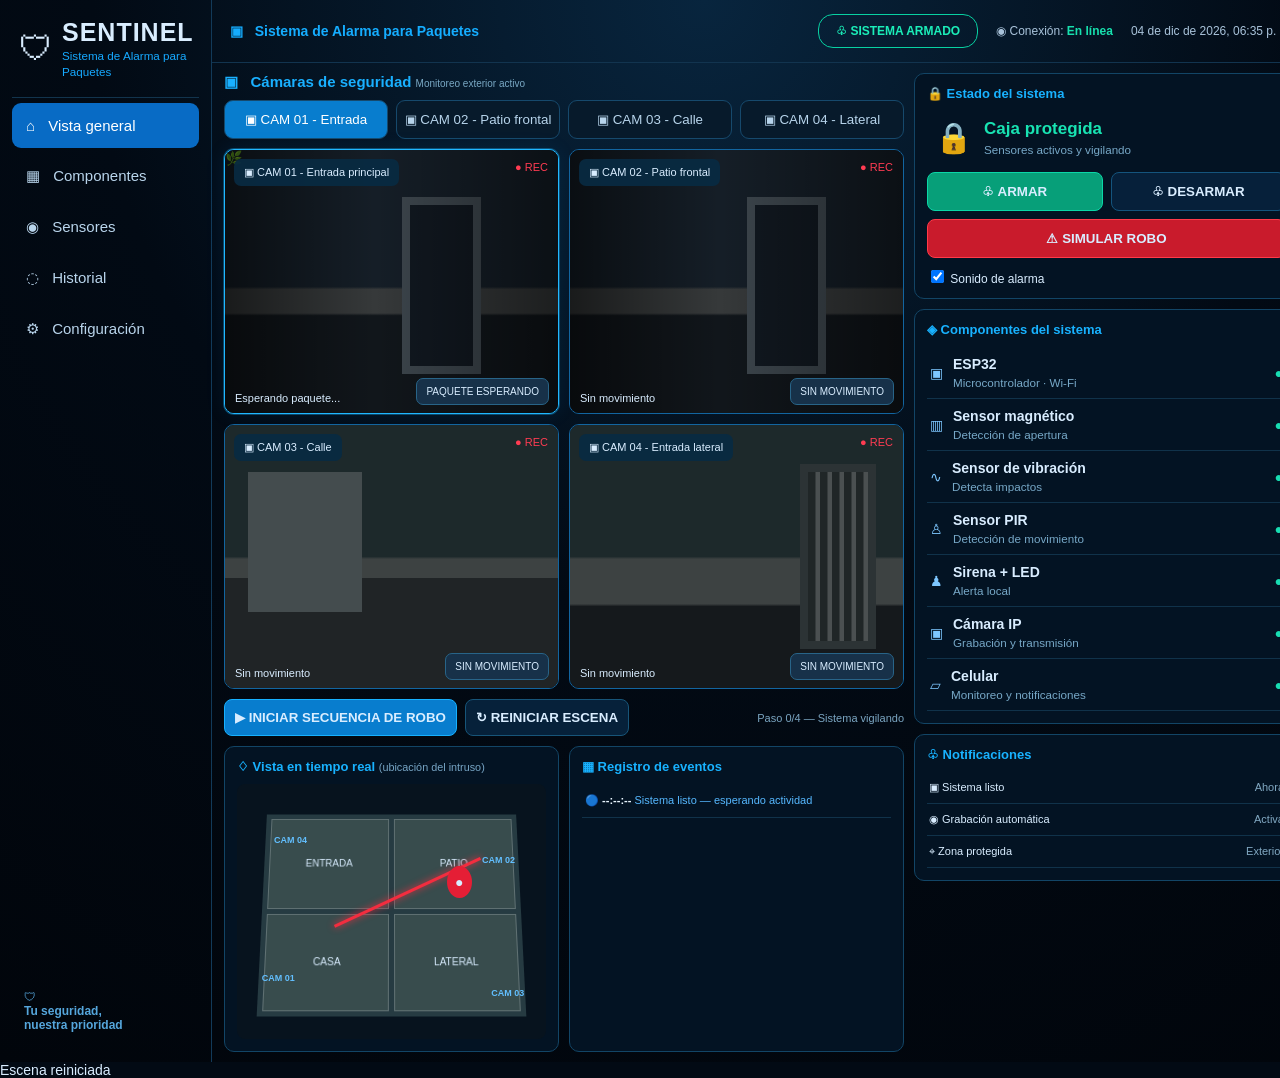
<file: index.html>
<!DOCTYPE html>
<html lang="es">
<head>
<meta charset="UTF-8">
<meta name="viewport" content="width=device-width,initial-scale=1">
<title>SENTINEL | Sistema de Alarma para Paquetes</title>
<link rel="stylesheet" href="styles.css">
</head>
<body>
<div class="app">
<aside class="sidebar">
  <div class="brand"><div class="shield">🛡</div><div><h1>SENTINEL</h1><small>Sistema de Alarma para Paquetes</small></div></div>
  <nav>
    <button class="nav active">⌂ <span>Vista general</span></button>
    <button class="nav">▦ <span>Componentes</span></button>
    <button class="nav">◉ <span>Sensores</span></button>
    <button class="nav">◌ <span>Historial</span></button>
    <button class="nav">⚙ <span>Configuración</span></button>
  </nav>
  <div class="side-note">🛡<br><b>Tu seguridad,<br>nuestra prioridad</b></div>
</aside>

<main>
<header class="topbar">
  <b>▣ &nbsp; Sistema de Alarma para Paquetes</b>
  <div class="top-info">
    <span id="armedBadge" class="armed">♧ SISTEMA ARMADO</span>
    <span>◉ Conexión: <strong>En línea</strong></span>
    <span id="clock"></span>
  </div>
</header>

<section class="content">
<div class="center">
  <h2>▣ &nbsp; Cámaras de seguridad <small id="scenarioStatus">Monitoreo exterior activo</small></h2>

  <div class="tabs">
    <button class="tab active" data-cam="0">▣ CAM 01 - Entrada</button>
    <button class="tab" data-cam="1">▣ CAM 02 - Patio frontal</button>
    <button class="tab" data-cam="2">▣ CAM 03 - Calle</button>
    <button class="tab" data-cam="3">▣ CAM 04 - Lateral</button>
  </div>

  <div class="camera-grid">
    <article class="camera selected" data-camera="0">
      <span class="cam-name">▣ CAM 01 - Entrada principal</span><span class="rec">● REC</span>
      <div class="scene entrance">
        <div class="door"></div><div class="package"></div><div class="delivery"></div><div class="plant">🌿</div>
      </div>
      <span class="time" data-time="0">Esperando paquete...</span><span class="tag" data-tag="0">PAQUETE DETECTADO</span>
    </article>

    <article class="camera" data-camera="1">
      <span class="cam-name">▣ CAM 02 - Patio frontal</span><span class="rec">● REC</span>
      <div class="scene entrance">
        <div class="door"></div><div class="package cam2package"></div><div class="person thief"></div>
      </div>
      <span class="time" data-time="1">Sin movimiento</span><span class="tag" data-tag="1">SIN MOVIMIENTO</span>
    </article>

    <article class="camera" data-camera="2">
      <span class="cam-name">▣ CAM 03 - Calle</span><span class="rec">● REC</span>
      <div class="scene street">
        <div class="road"></div><div class="house"></div><div class="person walking"></div>
      </div>
      <span class="time" data-time="2">Sin movimiento</span><span class="tag" data-tag="2">SIN MOVIMIENTO</span>
    </article>

    <article class="camera" data-camera="3">
      <span class="cam-name">▣ CAM 04 - Entrada lateral</span><span class="rec">● REC</span>
      <div class="scene street">
        <div class="gate"></div><div class="person walking lateral"></div>
      </div>
      <span class="time" data-time="3">Sin movimiento</span><span class="tag" data-tag="3">SIN MOVIMIENTO</span>
    </article>
  </div>

  <div class="scenario-controls">
    <button id="startScenario" class="start">▶ INICIAR SECUENCIA DE ROBO</button>
    <button id="resetScenario">↻ REINICIAR ESCENA</button>
    <span id="stepText">Paso 0/4 — Sistema vigilando</span>
  </div>

  <div class="bottom-grid">
    <section class="panel">
      <h3>♢ Vista en tiempo real <small>(ubicación del intruso)</small></h3>
      <div class="map">
        <div class="house-plan"><i>ENTRADA</i><i>PATIO</i><i>CASA</i><i>LATERAL</i></div>
        <div class="route"></div><div id="mapIntruder" class="intruder">●</div>
        <b class="mc m1">CAM 01</b><b class="mc m2">CAM 02</b><b class="mc m3">CAM 03</b><b class="mc m4">CAM 04</b>
      </div>
    </section>
    <section class="panel">
      <h3>▦ Registro de eventos</h3>
      <div id="events" class="events">
        <p class="blue">🔵 <b>--:--:--</b> Sistema listo — esperando actividad</p>
      </div>
    </section>
  </div>
</div>

<aside class="right">
<section class="panel">
  <h3>🔒 Estado del sistema</h3>
  <div class="protected"><span id="lockIcon">🔒</span><div><b id="systemText">Caja protegida</b><small id="sensorText">Sensores activos y vigilando</small></div></div>
  <div class="actions"><button id="arm" class="green">♧ ARMAR</button><button id="disarm">♧ DESARMAR</button></div>
  <button id="robbery" class="robbery">⚠ SIMULAR ROBO</button>
  <label><input id="sound" type="checkbox" checked> Sonido de alarma</label>
</section>

<section class="panel">
  <h3>◈ Componentes del sistema</h3>
  <ul class="components">
    <li>▣ <span><b>ESP32</b><small>Microcontrolador · Wi-Fi</small></span><em>●</em></li>
    <li>▥ <span><b>Sensor magnético</b><small>Detección de apertura</small></span><em>●</em></li>
    <li>∿ <span><b>Sensor de vibración</b><small>Detecta impactos</small></span><em>●</em></li>
    <li>♙ <span><b>Sensor PIR</b><small>Detección de movimiento</small></span><em>●</em></li>
    <li>♟ <span><b>Sirena + LED</b><small>Alerta local</small></span><em>●</em></li>
    <li>▣ <span><b>Cámara IP</b><small>Grabación y transmisión</small></span><em>●</em></li>
    <li>▱ <span><b>Celular</b><small>Monitoreo y notificaciones</small></span><em>●</em></li>
  </ul>
</section>

<section id="alert" class="panel alert hidden">
  <div class="siren">🚨</div><div><b>¡ROBO EN PROCESO!</b><small id="alertText">Intruso detectado en zona externa</small></div>
  <button id="stop">🔊 DESACTIVAR ALARMA</button>
</section>

<section class="panel">
  <h3>♧ Notificaciones</h3>
  <div id="notifications" class="notifications">
    <p>▣ Sistema listo <time>Ahora</time></p>
    <p>◉ Grabación automática <time>Activa</time></p>
    <p>⌖ Zona protegida <time>Exterior</time></p>
  </div>
</section>
</aside>
</section>
</main>
</div>
<div id="toast"></div>
<script src="script.js"></script>
</body>
</html>
</file>
<file: styles.css>
*{box-sizing:border-box}body{margin:0;background:#020a14;color:#d9edff;font:14px "Segoe UI",Arial,sans-serif}.app{display:flex;min-height:100vh;background:radial-gradient(circle at 55% 0,#08253e 0,#020a14 48%,#01050b 100%)}.sidebar{width:212px;border-right:1px solid #123a59;padding:18px 12px;display:flex;flex-direction:column}.brand{display:flex;gap:9px;align-items:center;padding:0 7px 18px;border-bottom:1px solid #12344d}.shield{font-size:34px}.brand h1{font-size:25px;margin:0;letter-spacing:1px}.brand small{color:#16a9ff}.nav{display:block;width:100%;border:0;background:none;color:#b9d5ec;text-align:left;padding:14px;border-radius:9px;margin:5px 0;font-size:15px;cursor:pointer}.nav span{margin-left:9px}.nav.active,.nav:hover{background:#086bc5;color:#fff}.side-note{margin-top:auto;padding:12px;color:#55a6dc;font-size:12px}.topbar{height:63px;border-bottom:1px solid #12344f;display:flex;justify-content:space-between;align-items:center;padding:0 18px;color:#15adff}.top-info{display:flex;gap:18px;align-items:center;color:#a9c3da;font-size:12px}.top-info strong{color:#17e0ae}.armed{border:1px solid #08d1a2;color:#1beeb9;border-radius:15px;padding:9px 17px;font-weight:700}.armed.off{border-color:#62798a;color:#9aacb9}.content{display:grid;grid-template-columns:minmax(680px,1fr) 385px;gap:10px;padding:10px 12px}.center h2{font-size:15px;color:#19b0ff;margin:0 0 9px}.center h2 small{font-size:10px;color:#79a8c4;font-weight:400}.tabs{display:grid;grid-template-columns:repeat(4,1fr);gap:8px;margin-bottom:10px}.tab{background:#071a2b;color:#b7d4eb;border:1px solid #16496c;border-radius:9px;padding:11px 5px;cursor:pointer}.tab.active{background:#087dce;color:#fff}.camera-grid{display:grid;grid-template-columns:1fr 1fr;gap:10px}.camera{height:265px;position:relative;border:1px solid #1265a0;border-radius:10px;overflow:hidden;background:#08141f;transition:.25s}.camera.dim{opacity:.55;filter:saturate(.65)}.camera.selected{border-color:#20b7ff;box-shadow:0 0 0 1px #20b7ff55,0 0 20px #0099ff18}.cam-name{position:absolute;top:9px;left:9px;z-index:5;background:#082a42ee;padding:7px 10px;border-radius:7px;font-size:11px}.rec{position:absolute;right:10px;top:11px;z-index:5;color:#ff3c52;font-size:11px}.scene{position:absolute;inset:0;overflow:hidden}.entrance{background:linear-gradient(#151e27 0 52%,#36393a 53% 62%,#11161b 63%)}.entrance:after{content:"";position:absolute;inset:0;background:linear-gradient(90deg,#0008,transparent 45%,#0007);pointer-events:none}.door{position:absolute;right:23%;top:18%;width:24%;height:67%;border:8px solid #3d464d;background:#111820}.package{position:absolute;left:38%;bottom:19%;z-index:3;width:105px;height:70px;padding-top:13px;text-align:center;background:#b98245;color:#16110b;font-weight:900;border:2px solid #6d4724;box-shadow:0 12px 25px #0009;transform:skewY(-3deg);opacity:0;transition:.4s}.package:after{content:"AMZ";font-size:22px}.package:before{content:"PAQUETE";display:block;margin-top:25px;font-size:8px}.package.visible{opacity:1}.cam2package{left:49%;bottom:17%}.person{position:absolute;left:53%;bottom:11%;z-index:4;width:52px;height:132px;background:#080a0c;border-radius:45% 45% 12% 12%;transform:rotate(-7deg);opacity:0;transition:.5s}.person:before{content:"";position:absolute;left:5px;top:-38px;width:43px;height:45px;border-radius:50%;background:#080a0c}.person.visible{opacity:1}.thief.carry{left:61%;bottom:10%}.delivery{position:absolute;left:-70px;bottom:12%;width:52px;height:125px;background:#174d70;border-radius:40% 40% 10% 10%;opacity:0;z-index:4}.delivery:before{content:"";position:absolute;top:-38px;left:4px;width:44px;height:45px;border-radius:50%;background:#163c53}.delivery.visible{opacity:1}.delivery.move{animation:deliver 2.5s forwards}.street{background:linear-gradient(#1d292b 0 50%,#3d4242 51% 68%,#15191c 69%)}.road{position:absolute;bottom:0;left:0;right:0;height:42%;background:#202426}.house{position:absolute;left:7%;top:18%;width:34%;height:53%;background:#444c4e}.gate{position:absolute;right:8%;top:15%;height:70%;width:23%;border:8px solid #2c3335;background:repeating-linear-gradient(90deg,#202627 0 7px,#4b5051 8px 12px)}.walking{left:47%;bottom:17%;transform:scale(.82);opacity:0}.walking.visible{opacity:1}.lateral{left:63%}.time{position:absolute;left:10px;bottom:9px;z-index:6;font-size:11px}.tag{position:absolute;right:9px;bottom:8px;z-index:6;background:#173149;border:1px solid #286488;padding:7px 9px;border-radius:7px;font-size:10px}.tag.danger{background:#a80e1a;border-color:#ff263b;animation:pulse .7s infinite}.scenario-controls{display:flex;gap:8px;align-items:center;margin-top:10px}.scenario-controls button{background:#06213a;border:1px solid #175579;color:#d9edff;padding:10px;border-radius:8px;cursor:pointer;font-weight:700}.scenario-controls .start{background:#087dce;border-color:#17b1ff}.scenario-controls span{font-size:11px;color:#7ba6c2;margin-left:auto}.bottom-grid{display:grid;grid-template-columns:1fr 1fr;gap:10px;margin-top:10px}.panel{background:#031323;border:1px solid #124566;border-radius:10px;padding:12px}.panel h3{margin:0 0 10px;color:#18b2ff;font-size:13px}.panel h3 small{color:#77a5c5;font-weight:400}.map{height:255px;position:relative;overflow:hidden;background:#07131e;border-radius:8px}.house-plan{position:absolute;inset:25px;background:#263b42;display:grid;grid-template-columns:1fr 1fr;grid-template-rows:1fr 1fr;gap:5px;padding:5px;transform:perspective(450px) rotateX(10deg)}.house-plan i{background:#384c4d;border:1px solid #607173;display:grid;place-items:center;font-size:10px;font-style:normal}.route{position:absolute;left:29%;top:42%;width:52%;height:3px;background:#f32d3f;transform:rotate(-25deg);box-shadow:0 0 7px #f32d3f}.intruder{position:absolute;left:68%;top:32%;background:#e51e35;border-radius:50%;padding:8px;transition:.8s}.mc{position:absolute;color:#62bfff;font-size:9px}.m1{left:8%;bottom:22%}.m2{right:10%;top:28%}.m3{right:7%;bottom:16%}.m4{left:12%;top:20%}.events{max-height:255px;overflow:auto}.events p{margin:0;padding:10px 3px;border-bottom:1px solid #10324a;font-size:11px}.events b{color:#e9f6ff}.events .blue{color:#56b8ff}.right{display:flex;flex-direction:column;gap:10px}.protected{display:flex;gap:12px;align-items:center;padding:8px}.protected>span{font-size:30px}.protected b{display:block;color:#18e3b2;font-size:17px}.protected.off b{color:#9aacb9}.protected small,.components small,.alert small{display:block;color:#77a8c7;margin-top:4px}.actions{display:grid;grid-template-columns:1fr 1fr;gap:8px;margin:8px 0}.actions button,.robbery,.alert button{border:1px solid #14547d;background:#06203a;color:#d9edff;border-radius:8px;padding:11px;cursor:pointer;font-weight:700}.actions .green{background:#079f79;border-color:#0bd7a7}.robbery{width:100%;background:#c91b2c;border-color:#ff3a49;margin-bottom:9px}.robbery:disabled{opacity:.45;cursor:not-allowed}.components{list-style:none;padding:0;margin:0}.components li{display:flex;align-items:center;gap:10px;padding:9px 3px;border-bottom:1px solid #10324a;color:#7ec7ff}.components li span{flex:1;color:#d9edff}.components em{font-style:normal;color:#18ddb2}.alert{display:grid;grid-template-columns:48px 1fr;gap:8px;border-color:#f02d3c;background:#25090d}.alert.hidden{display:none}.alert .siren{font-size:35px;animation:siren .45s infinite alternate}.alert b{color:#ff5a63}.alert button{grid-column:1/-1;background:#df2735;border:0}.notifications p{margin:0;padding:9px 2px;border-bottom:1px solid #10324a;font-size:11px}.notifications time{float:right;color:#81a8c2}label{font-size:12px}.toast{position:fixed;bottom:20px;right:20px;background:#0b2438;border:1px solid #18a9ff;padding:12px 18px;border-radius:8px;display:none;z-index:99}.alarm-active{animation:screenAlert .8s infinite alternate}.system-off{filter:saturate(.55)}@keyframes pulse{50%{transform:scale(1.04)}}@keyframes siren{to{transform:scale(1.12)}}@keyframes screenAlert{to{box-shadow:inset 0 0 50px #ff102218}}@keyframes deliver{to{left:42%}}@media(max-width:1000px){.content{grid-template-columns:1fr}.right{display:grid;grid-template-columns:1fr 1fr}.sidebar{display:none}}
</file>
